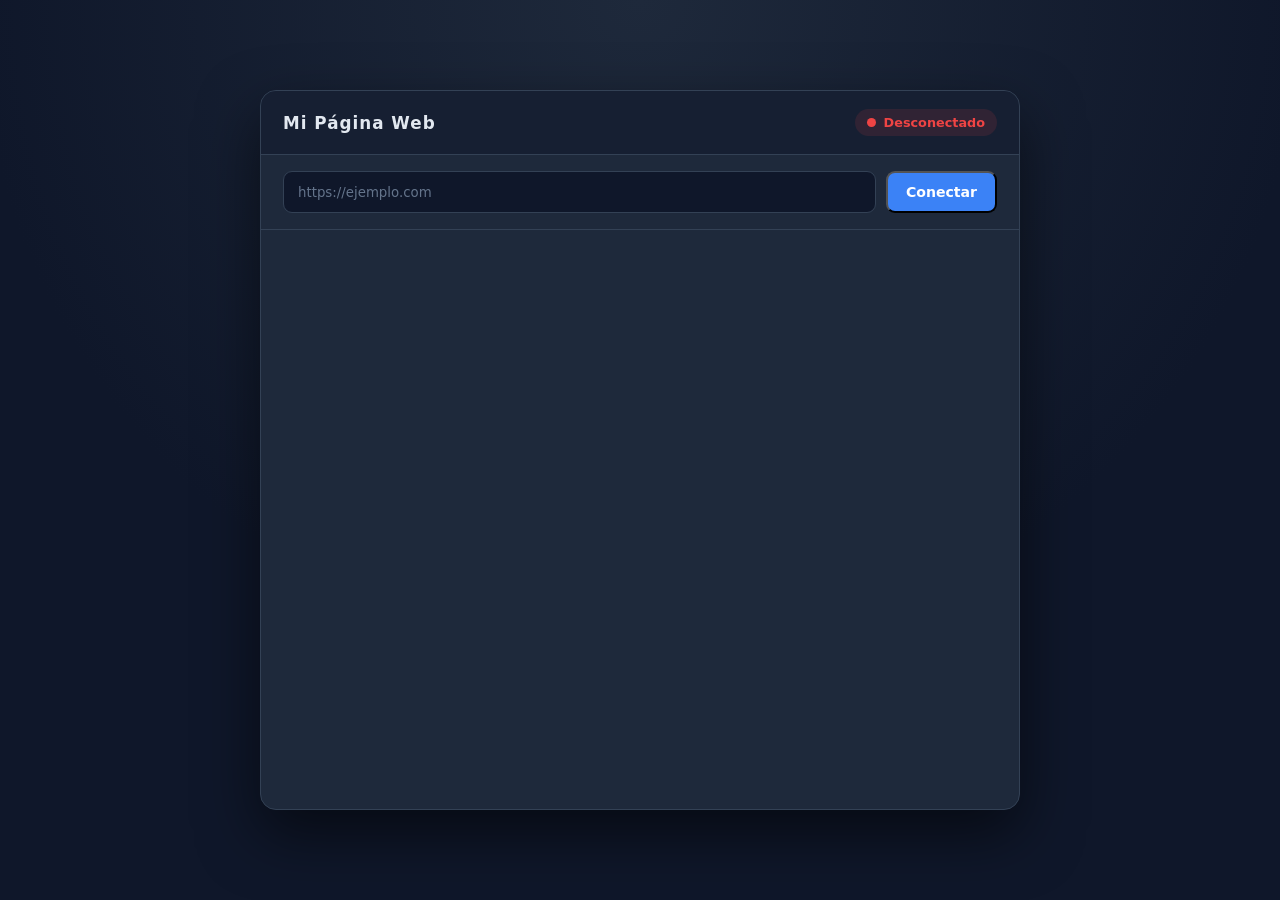
<file: index.html>
<!DOCTYPE html>
<html lang="es">
<head>
    <meta charset="UTF-8">
    <meta name="viewport" content="width=device-width, initial-scale=1.0">
    <title>Mi Página Web</title>
    <link rel="stylesheet" href="styles.css">
</head>
<body>
    <div class="app">
        <header>
            <h1>Mi Página Web</h1>
            <div class="estado desconectado" id="estado">
                <span class="punto"></span>
                <span class="estado-texto">Desconectado</span>
            </div>
        </header>
        <div class="controles">
            <input type="url" id="url" placeholder="https://ejemplo.com"
                   autocomplete="off" spellcheck="false">
            <button type="button" id="accion">Conectar</button>
        </div>
    </div>
</body>
</html>
</file>
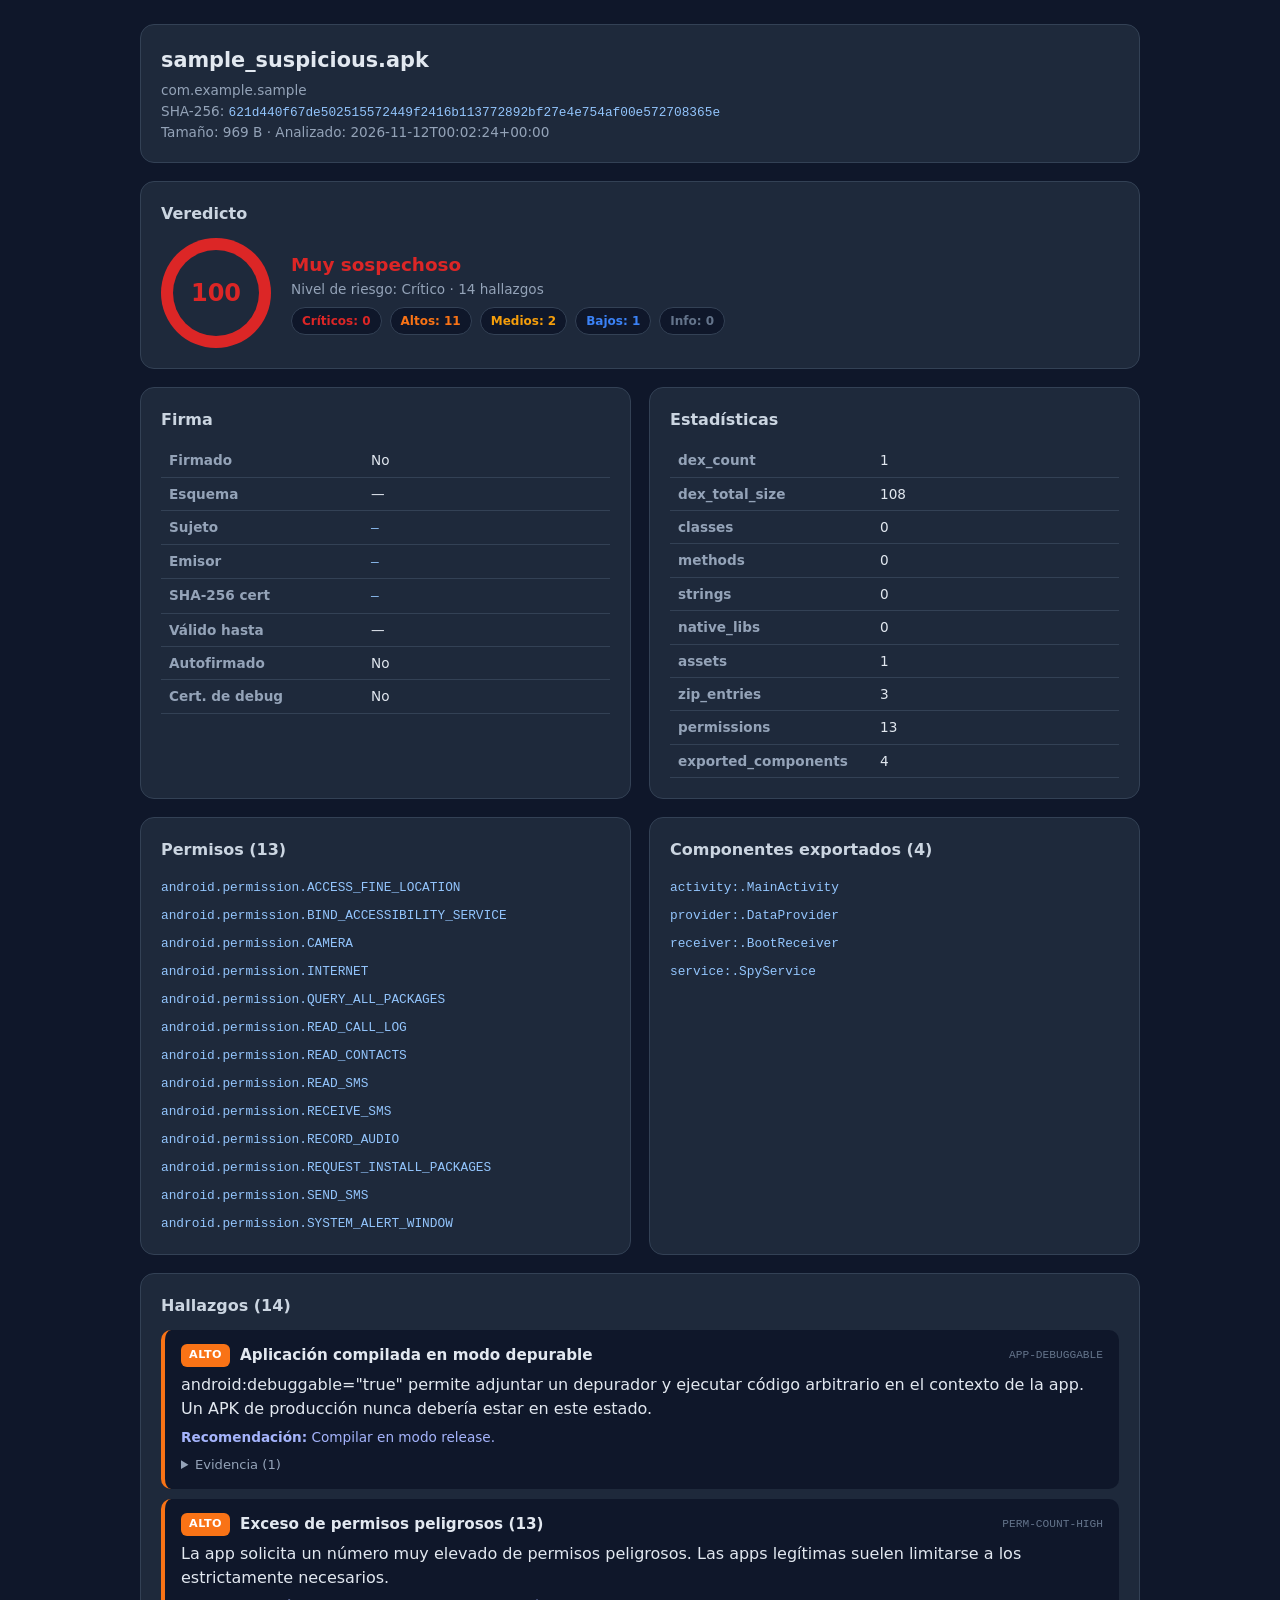
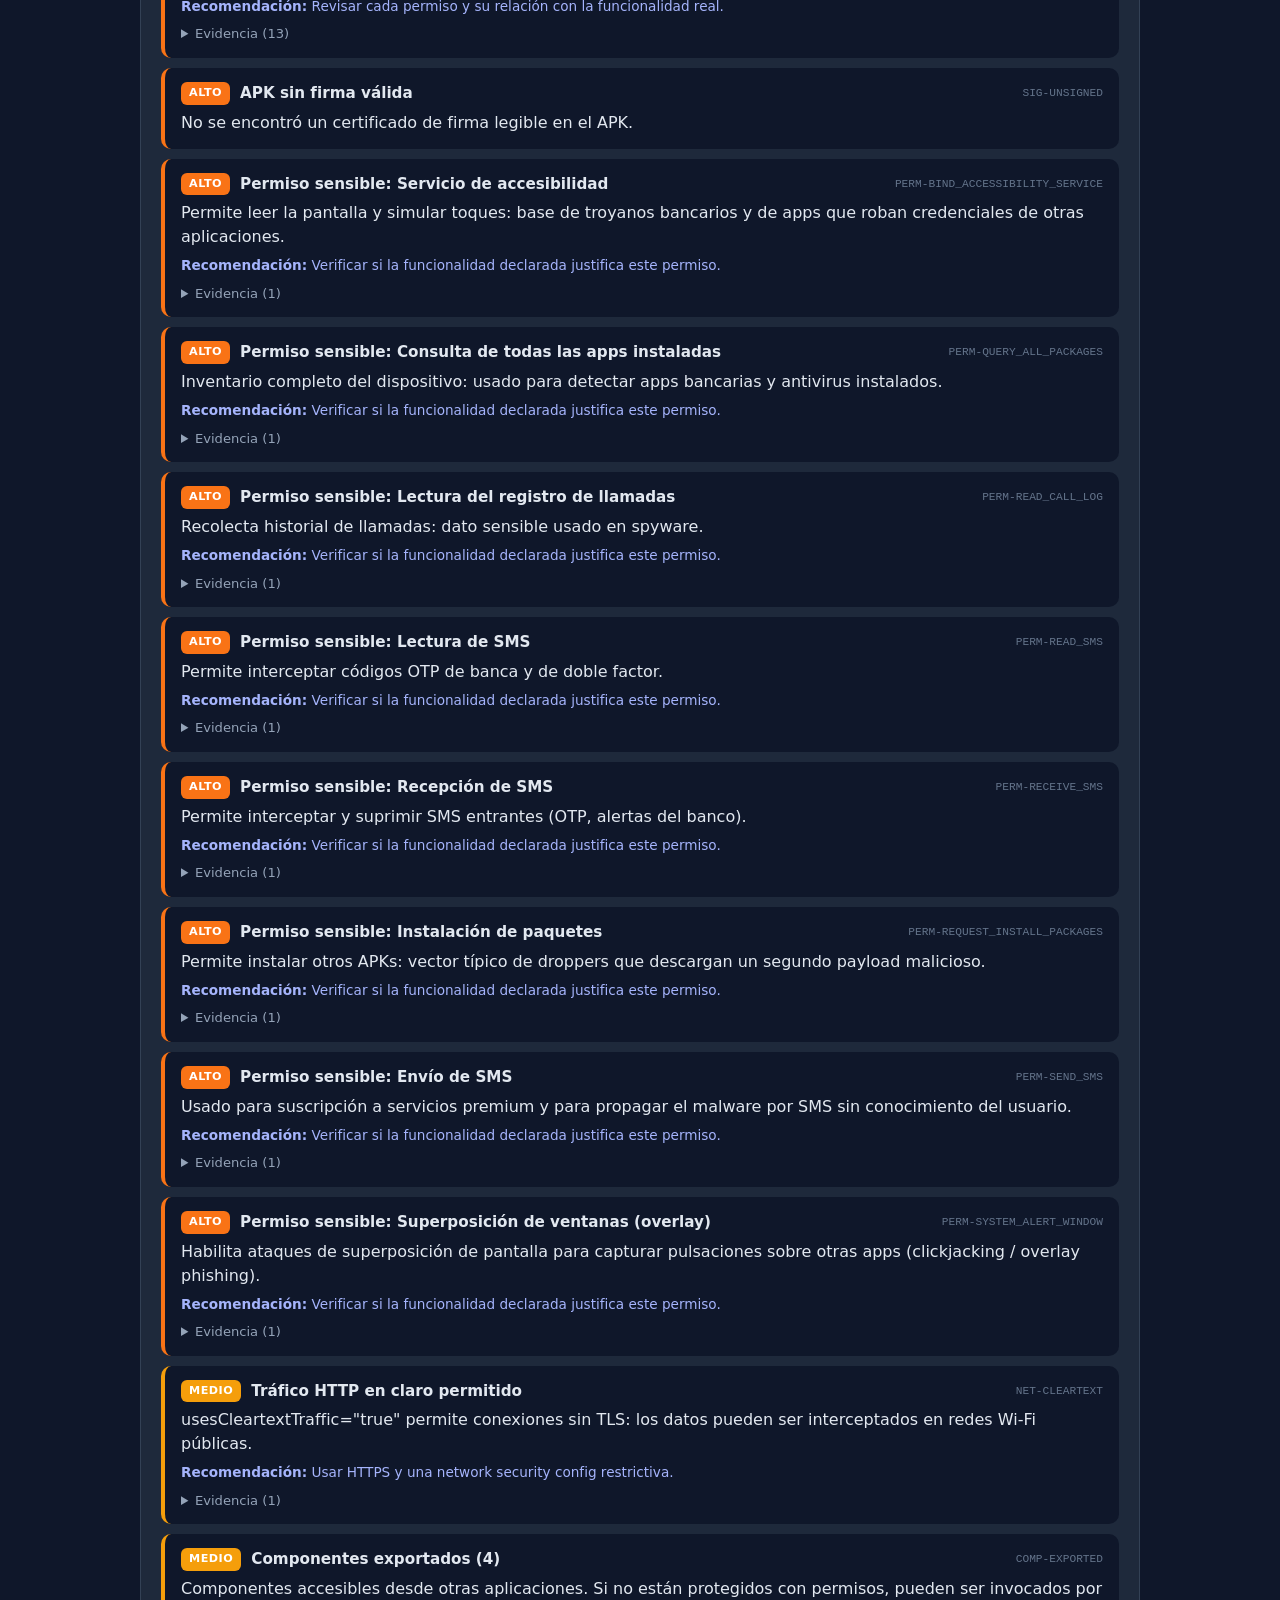
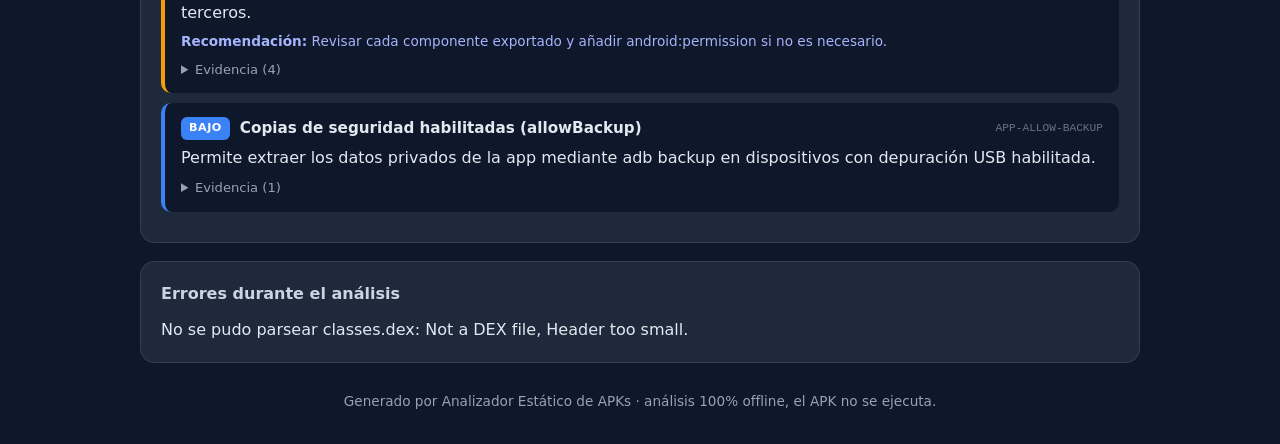
<file: out_test/sample_suspicious.html>
<!DOCTYPE html>
<html lang="es">
<head>
<meta charset="utf-8">
<meta name="viewport" content="width=device-width, initial-scale=1">
<title>Análisis estático — sample_suspicious.apk</title>
<style>
  *{box-sizing:border-box;margin:0;padding:0}
  body{font-family:system-ui,-apple-system,"Segoe UI",Roboto,sans-serif;background:#0f172a;color:#e2e8f0;padding:24px;line-height:1.5}
  .wrap{max-width:1000px;margin:0 auto;display:flex;flex-direction:column;gap:18px}
  .card{background:#1e293b;border:1px solid #334155;border-radius:14px;padding:20px}
  h1{font-size:1.3rem;margin-bottom:4px}
  h2{font-size:1rem;margin-bottom:12px;color:#cbd5e1}
  .muted{color:#94a3b8;font-size:.85rem}
  .score{display:flex;align-items:center;gap:20px;flex-wrap:wrap}
  .ring{width:110px;height:110px;border-radius:50%;display:grid;place-items:center;
        background:conic-gradient(#dc2626 100%, #334155 0);flex:0 0 auto}
  .ring span{width:86px;height:86px;border-radius:50%;background:#1e293b;display:grid;place-items:center;
        font-size:1.5rem;font-weight:700;color:#dc2626}
  .verdict{font-size:1.15rem;font-weight:700;color:#dc2626}
  .chips{display:flex;gap:8px;flex-wrap:wrap;margin-top:8px}
  .chip{font-size:.75rem;font-weight:600;padding:4px 10px;border-radius:999px;background:#0f172a;border:1px solid #334155}
  table{width:100%;border-collapse:collapse;font-size:.85rem}
  th,td{text-align:left;padding:6px 8px;border-bottom:1px solid #334155;vertical-align:top}
  th{color:#94a3b8;font-weight:600;width:45%}
  code{font-family:ui-monospace,Consolas,monospace;font-size:.8rem;word-break:break-all;color:#93c5fd}
  ul{list-style:none;display:flex;flex-direction:column;gap:4px}
  .finding{background:#0f172a;border-left:4px solid var(--c);border-radius:10px;padding:14px 16px;margin-bottom:10px}
  .finding header{display:flex;align-items:center;gap:10px;flex-wrap:wrap;margin-bottom:6px}
  .finding h3{font-size:.95rem}
  .badge{font-size:.7rem;font-weight:700;text-transform:uppercase;letter-spacing:.5px;
         padding:3px 8px;border-radius:6px;background:var(--c);color:#fff}
  .rid{margin-left:auto;font-size:.7rem;color:#64748b;font-family:ui-monospace,monospace}
  .rec{margin-top:6px;font-size:.85rem;color:#a5b4fc}
  details{margin-top:8px;font-size:.82rem}
  summary{cursor:pointer;color:#94a3b8}
  .ev{margin-top:6px;max-height:220px;overflow:auto;background:#111c33;padding:8px;border-radius:8px}
  .grid{display:grid;grid-template-columns:1fr 1fr;gap:18px}
  @media(max-width:760px){.grid{grid-template-columns:1fr}}
</style>
</head>
<body>
<div class="wrap">

  <section class="card">
    <h1>sample_suspicious.apk</h1>
    <p class="muted">com.example.sample</p>
    <p class="muted">SHA-256: <code>621d440f67de502515572449f2416b113772892bf27e4e754af00e572708365e</code></p>
    <p class="muted">Tamaño: 969 B · Analizado: 2026-11-12T00:02:24+00:00</p>
  </section>

  <section class="card">
    <h2>Veredicto</h2>
    <div class="score">
      <div class="ring"><span>100</span></div>
      <div>
        <div class="verdict">Muy sospechoso</div>
        <div class="muted">Nivel de riesgo: Crítico · 14 hallazgos</div>
        <div class="chips">
          <span class="chip" style="color:#dc2626">Críticos: 0</span>
          <span class="chip" style="color:#f97316">Altos: 11</span>
          <span class="chip" style="color:#f59e0b">Medios: 2</span>
          <span class="chip" style="color:#3b82f6">Bajos: 1</span>
          <span class="chip" style="color:#64748b">Info: 0</span>
        </div>
      </div>
    </div>
  </section>

  <div class="grid">
    <section class="card">
      <h2>Firma</h2>
      <table>
        <tr><th>Firmado</th><td>No</td></tr>
        <tr><th>Esquema</th><td>—</td></tr>
        <tr><th>Sujeto</th><td><code>—</code></td></tr>
        <tr><th>Emisor</th><td><code>—</code></td></tr>
        <tr><th>SHA-256 cert</th><td><code>—</code></td></tr>
        <tr><th>Válido hasta</th><td>—</td></tr>
        <tr><th>Autofirmado</th><td>No</td></tr>
        <tr><th>Cert. de debug</th><td>No</td></tr>
      </table>
    </section>

    <section class="card">
      <h2>Estadísticas</h2>
      <table><tr><th>dex_count</th><td>1</td></tr><tr><th>dex_total_size</th><td>108</td></tr><tr><th>classes</th><td>0</td></tr><tr><th>methods</th><td>0</td></tr><tr><th>strings</th><td>0</td></tr><tr><th>native_libs</th><td>0</td></tr><tr><th>assets</th><td>1</td></tr><tr><th>zip_entries</th><td>3</td></tr><tr><th>permissions</th><td>13</td></tr><tr><th>exported_components</th><td>4</td></tr></table>
    </section>
  </div>

  

  <div class="grid">
    <section class="card">
      <h2>Permisos (13)</h2>
      <ul><li><code>android.permission.ACCESS_FINE_LOCATION</code></li><li><code>android.permission.BIND_ACCESSIBILITY_SERVICE</code></li><li><code>android.permission.CAMERA</code></li><li><code>android.permission.INTERNET</code></li><li><code>android.permission.QUERY_ALL_PACKAGES</code></li><li><code>android.permission.READ_CALL_LOG</code></li><li><code>android.permission.READ_CONTACTS</code></li><li><code>android.permission.READ_SMS</code></li><li><code>android.permission.RECEIVE_SMS</code></li><li><code>android.permission.RECORD_AUDIO</code></li><li><code>android.permission.REQUEST_INSTALL_PACKAGES</code></li><li><code>android.permission.SEND_SMS</code></li><li><code>android.permission.SYSTEM_ALERT_WINDOW</code></li></ul>
    </section>
    <section class="card">
      <h2>Componentes exportados (4)</h2>
      <ul><li><code>activity:.MainActivity</code></li><li><code>provider:.DataProvider</code></li><li><code>receiver:.BootReceiver</code></li><li><code>service:.SpyService</code></li></ul>
    </section>
  </div>

  <section class="card">
    <h2>Hallazgos (14)</h2>
    
            <article class="finding" style="--c:#f97316">
              <header>
                <span class="badge">Alto</span>
                <h3>Aplicación compilada en modo depurable</h3>
                <span class="rid">APP-DEBUGGABLE</span>
              </header>
              <p>android:debuggable=&quot;true&quot; permite adjuntar un depurador y ejecutar código arbitrario en el contexto de la app. Un APK de producción nunca debería estar en este estado.</p>
              <p class="rec"><strong>Recomendación:</strong> Compilar en modo release.</p>
              <details><summary>Evidencia (1)</summary><ul class="ev"><li><code>android:debuggable=true</code></li></ul></details>
            </article>
            <article class="finding" style="--c:#f97316">
              <header>
                <span class="badge">Alto</span>
                <h3>Exceso de permisos peligrosos (13)</h3>
                <span class="rid">PERM-COUNT-HIGH</span>
              </header>
              <p>La app solicita un número muy elevado de permisos peligrosos. Las apps legítimas suelen limitarse a los estrictamente necesarios.</p>
              <p class="rec"><strong>Recomendación:</strong> Revisar cada permiso y su relación con la funcionalidad real.</p>
              <details><summary>Evidencia (13)</summary><ul class="ev"><li><code>android.permission.ACCESS_FINE_LOCATION</code></li><li><code>android.permission.BIND_ACCESSIBILITY_SERVICE</code></li><li><code>android.permission.CAMERA</code></li><li><code>android.permission.INTERNET</code></li><li><code>android.permission.QUERY_ALL_PACKAGES</code></li><li><code>android.permission.READ_CALL_LOG</code></li><li><code>android.permission.READ_CONTACTS</code></li><li><code>android.permission.READ_SMS</code></li><li><code>android.permission.RECEIVE_SMS</code></li><li><code>android.permission.RECORD_AUDIO</code></li><li><code>android.permission.REQUEST_INSTALL_PACKAGES</code></li><li><code>android.permission.SEND_SMS</code></li><li><code>android.permission.SYSTEM_ALERT_WINDOW</code></li></ul></details>
            </article>
            <article class="finding" style="--c:#f97316">
              <header>
                <span class="badge">Alto</span>
                <h3>APK sin firma válida</h3>
                <span class="rid">SIG-UNSIGNED</span>
              </header>
              <p>No se encontró un certificado de firma legible en el APK.</p>
              
              
            </article>
            <article class="finding" style="--c:#f97316">
              <header>
                <span class="badge">Alto</span>
                <h3>Permiso sensible: Servicio de accesibilidad</h3>
                <span class="rid">PERM-BIND_ACCESSIBILITY_SERVICE</span>
              </header>
              <p>Permite leer la pantalla y simular toques: base de troyanos bancarios y de apps que roban credenciales de otras aplicaciones.</p>
              <p class="rec"><strong>Recomendación:</strong> Verificar si la funcionalidad declarada justifica este permiso.</p>
              <details><summary>Evidencia (1)</summary><ul class="ev"><li><code>android.permission.BIND_ACCESSIBILITY_SERVICE</code></li></ul></details>
            </article>
            <article class="finding" style="--c:#f97316">
              <header>
                <span class="badge">Alto</span>
                <h3>Permiso sensible: Consulta de todas las apps instaladas</h3>
                <span class="rid">PERM-QUERY_ALL_PACKAGES</span>
              </header>
              <p>Inventario completo del dispositivo: usado para detectar apps bancarias y antivirus instalados.</p>
              <p class="rec"><strong>Recomendación:</strong> Verificar si la funcionalidad declarada justifica este permiso.</p>
              <details><summary>Evidencia (1)</summary><ul class="ev"><li><code>android.permission.QUERY_ALL_PACKAGES</code></li></ul></details>
            </article>
            <article class="finding" style="--c:#f97316">
              <header>
                <span class="badge">Alto</span>
                <h3>Permiso sensible: Lectura del registro de llamadas</h3>
                <span class="rid">PERM-READ_CALL_LOG</span>
              </header>
              <p>Recolecta historial de llamadas: dato sensible usado en spyware.</p>
              <p class="rec"><strong>Recomendación:</strong> Verificar si la funcionalidad declarada justifica este permiso.</p>
              <details><summary>Evidencia (1)</summary><ul class="ev"><li><code>android.permission.READ_CALL_LOG</code></li></ul></details>
            </article>
            <article class="finding" style="--c:#f97316">
              <header>
                <span class="badge">Alto</span>
                <h3>Permiso sensible: Lectura de SMS</h3>
                <span class="rid">PERM-READ_SMS</span>
              </header>
              <p>Permite interceptar códigos OTP de banca y de doble factor.</p>
              <p class="rec"><strong>Recomendación:</strong> Verificar si la funcionalidad declarada justifica este permiso.</p>
              <details><summary>Evidencia (1)</summary><ul class="ev"><li><code>android.permission.READ_SMS</code></li></ul></details>
            </article>
            <article class="finding" style="--c:#f97316">
              <header>
                <span class="badge">Alto</span>
                <h3>Permiso sensible: Recepción de SMS</h3>
                <span class="rid">PERM-RECEIVE_SMS</span>
              </header>
              <p>Permite interceptar y suprimir SMS entrantes (OTP, alertas del banco).</p>
              <p class="rec"><strong>Recomendación:</strong> Verificar si la funcionalidad declarada justifica este permiso.</p>
              <details><summary>Evidencia (1)</summary><ul class="ev"><li><code>android.permission.RECEIVE_SMS</code></li></ul></details>
            </article>
            <article class="finding" style="--c:#f97316">
              <header>
                <span class="badge">Alto</span>
                <h3>Permiso sensible: Instalación de paquetes</h3>
                <span class="rid">PERM-REQUEST_INSTALL_PACKAGES</span>
              </header>
              <p>Permite instalar otros APKs: vector típico de droppers que descargan un segundo payload malicioso.</p>
              <p class="rec"><strong>Recomendación:</strong> Verificar si la funcionalidad declarada justifica este permiso.</p>
              <details><summary>Evidencia (1)</summary><ul class="ev"><li><code>android.permission.REQUEST_INSTALL_PACKAGES</code></li></ul></details>
            </article>
            <article class="finding" style="--c:#f97316">
              <header>
                <span class="badge">Alto</span>
                <h3>Permiso sensible: Envío de SMS</h3>
                <span class="rid">PERM-SEND_SMS</span>
              </header>
              <p>Usado para suscripción a servicios premium y para propagar el malware por SMS sin conocimiento del usuario.</p>
              <p class="rec"><strong>Recomendación:</strong> Verificar si la funcionalidad declarada justifica este permiso.</p>
              <details><summary>Evidencia (1)</summary><ul class="ev"><li><code>android.permission.SEND_SMS</code></li></ul></details>
            </article>
            <article class="finding" style="--c:#f97316">
              <header>
                <span class="badge">Alto</span>
                <h3>Permiso sensible: Superposición de ventanas (overlay)</h3>
                <span class="rid">PERM-SYSTEM_ALERT_WINDOW</span>
              </header>
              <p>Habilita ataques de superposición de pantalla para capturar pulsaciones sobre otras apps (clickjacking / overlay phishing).</p>
              <p class="rec"><strong>Recomendación:</strong> Verificar si la funcionalidad declarada justifica este permiso.</p>
              <details><summary>Evidencia (1)</summary><ul class="ev"><li><code>android.permission.SYSTEM_ALERT_WINDOW</code></li></ul></details>
            </article>
            <article class="finding" style="--c:#f59e0b">
              <header>
                <span class="badge">Medio</span>
                <h3>Tráfico HTTP en claro permitido</h3>
                <span class="rid">NET-CLEARTEXT</span>
              </header>
              <p>usesCleartextTraffic=&quot;true&quot; permite conexiones sin TLS: los datos pueden ser interceptados en redes Wi-Fi públicas.</p>
              <p class="rec"><strong>Recomendación:</strong> Usar HTTPS y una network security config restrictiva.</p>
              <details><summary>Evidencia (1)</summary><ul class="ev"><li><code>android:usesCleartextTraffic=true</code></li></ul></details>
            </article>
            <article class="finding" style="--c:#f59e0b">
              <header>
                <span class="badge">Medio</span>
                <h3>Componentes exportados (4)</h3>
                <span class="rid">COMP-EXPORTED</span>
              </header>
              <p>Componentes accesibles desde otras aplicaciones. Si no están protegidos con permisos, pueden ser invocados por terceros.</p>
              <p class="rec"><strong>Recomendación:</strong> Revisar cada componente exportado y añadir android:permission si no es necesario.</p>
              <details><summary>Evidencia (4)</summary><ul class="ev"><li><code>activity:.MainActivity</code></li><li><code>provider:.DataProvider</code></li><li><code>receiver:.BootReceiver</code></li><li><code>service:.SpyService</code></li></ul></details>
            </article>
            <article class="finding" style="--c:#3b82f6">
              <header>
                <span class="badge">Bajo</span>
                <h3>Copias de seguridad habilitadas (allowBackup)</h3>
                <span class="rid">APP-ALLOW-BACKUP</span>
              </header>
              <p>Permite extraer los datos privados de la app mediante adb backup en dispositivos con depuración USB habilitada.</p>
              
              <details><summary>Evidencia (1)</summary><ul class="ev"><li><code>android:allowBackup=true</code></li></ul></details>
            </article>
  </section>

  <section class="card"><h2>Errores durante el análisis</h2><ul><li>No se pudo parsear classes.dex: Not a DEX file, Header too small.</li></ul></section>

  <p class="muted" style="text-align:center;padding:10px">
    Generado por Analizador Estático de APKs · análisis 100% offline, el APK no se ejecuta.
  </p>
</div>
</body>
</html>
</file>
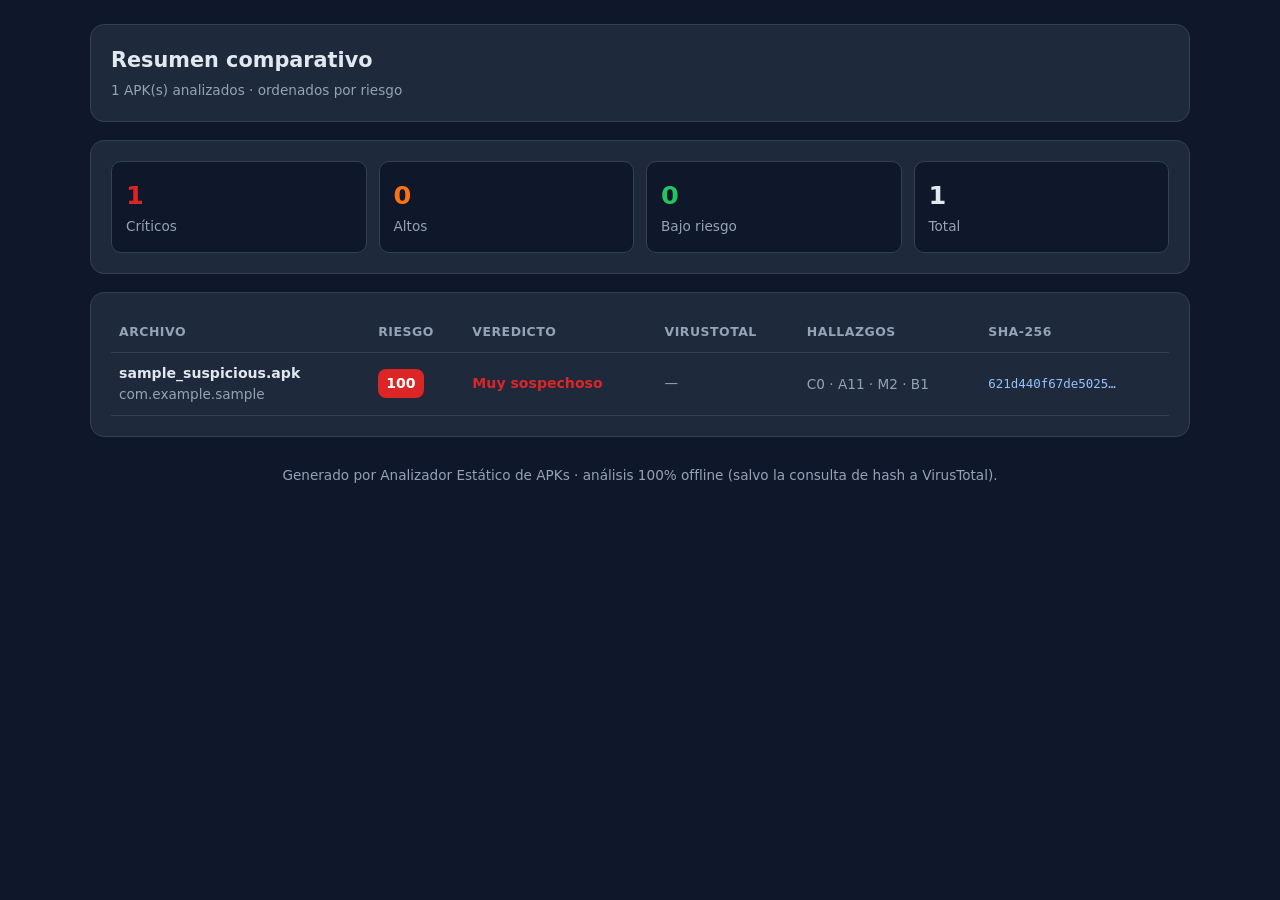
<file: out_test/summary.html>
<!DOCTYPE html>
<html lang="es">
<head>
<meta charset="utf-8">
<meta name="viewport" content="width=device-width, initial-scale=1">
<title>Resumen comparativo — 1 APKs</title>
<style>
  *{box-sizing:border-box;margin:0;padding:0}
  body{font-family:system-ui,-apple-system,"Segoe UI",Roboto,sans-serif;background:#0f172a;color:#e2e8f0;padding:24px;line-height:1.5}
  .wrap{max-width:1100px;margin:0 auto;display:flex;flex-direction:column;gap:18px}
  .card{background:#1e293b;border:1px solid #334155;border-radius:14px;padding:20px}
  h1{font-size:1.3rem;margin-bottom:4px}
  .muted{color:#94a3b8;font-size:.85rem}
  .kpis{display:flex;gap:12px;flex-wrap:wrap}
  .kpi{flex:1 1 150px;background:#0f172a;border:1px solid #334155;border-radius:10px;padding:14px}
  .kpi b{display:block;font-size:1.6rem}
  table{width:100%;border-collapse:collapse;font-size:.88rem}
  th,td{text-align:left;padding:10px 8px;border-bottom:1px solid #334155;vertical-align:middle}
  th{color:#94a3b8;font-weight:600;font-size:.78rem;text-transform:uppercase;letter-spacing:.5px}
  code{font-family:ui-monospace,Consolas,monospace;font-size:.78rem;color:#93c5fd}
  .score-pill{display:inline-block;min-width:44px;text-align:center;font-weight:700;padding:4px 8px;
              border-radius:8px;background:var(--c);color:#fff}
</style>
</head>
<body>
<div class="wrap">
  <section class="card">
    <h1>Resumen comparativo</h1>
    <p class="muted">1 APK(s) analizados · ordenados por riesgo</p>
  </section>

  <section class="card">
    <div class="kpis">
      <div class="kpi"><b style="color:#dc2626">1</b><span class="muted">Críticos</span></div>
      <div class="kpi"><b style="color:#f97316">0</b><span class="muted">Altos</span></div>
      <div class="kpi"><b style="color:#22c55e">0</b><span class="muted">Bajo riesgo</span></div>
      <div class="kpi"><b>1</b><span class="muted">Total</span></div>
    </div>
  </section>

  <section class="card">
    <table>
      <thead>
        <tr><th>Archivo</th><th>Riesgo</th><th>Veredicto</th><th>VirusTotal</th><th>Hallazgos</th><th>SHA-256</th></tr>
      </thead>
      <tbody>
        
      <tr>
        <td><strong>sample_suspicious.apk</strong><br><span class="muted">com.example.sample</span></td>
        <td><span class="score-pill" style="--c:#dc2626">100</span></td>
        <td style="color:#dc2626;font-weight:600">Muy sospechoso</td>
        <td><span class="muted">—</span></td>
        <td class="muted">C0 · A11 · M2 · B1</td>
        <td><code>621d440f67de5025…</code></td>
      </tr>
      </tbody>
    </table>
  </section>

  <p class="muted" style="text-align:center;padding:10px">
    Generado por Analizador Estático de APKs · análisis 100% offline (salvo la consulta de hash a VirusTotal).
  </p>
</div>
</body>
</html>
</file>
<file: styles.css>
* { box-sizing: border-box; margin: 0; padding: 0; }

:root {
--bg: #0f172a;
--panel:#1e293b;
--borde:#334155;
--texto:#e2e8f0;
--suave:#94a3b8;
--acento:#3b82f6;
--ok:#22c55e;
--error:#ef4444;
--aviso:#f59e0b;
--acento-rgb: 59 130 246;
--ok-rgb: 34 197 94;
--error-rgb: 239 68 68;
--aviso-rgb: 245 158 11;
--suave-rgb: 148 163 184;
}

body {
    font-family: system-ui, -apple-system, "Segoe UI", Roboto, sans-serif;
    background: radial-gradient(circle at top,#1e293b,var(--bg)60%);
    color: var(--texto);
    min-height: 100vh;
    display: flex;
    align-items: center;
    justify-content: center;
    padding:20px;

}
.app {
    width: 100%;
    max-width: 760px;
    background: var(--panel);
    border: 1px solid var(--borde);
    border-radius: 16px;
    overflow-y: auto;
    box-shadow: 0 24px 60px rgba(0,0,0,.55);
    display: flex;
    flex-direction: column;
    height: min(90vh, 720px);

}
/*_________cabecera_________*/
header {
    padding: 18px 22px;
    border-bottom: 1px solid var(--borde);
    display: flex;
    align-items: center;
    justify-content: space-between;
    gap: 12px;
    background: rgba(15,23,42, .5);

}
header h1 {
    font-size: 1.05rem;
    font-weight: 600;
    letter-spacing: 1px;

}
.estado {
    display: flex;
    align-items: center;
    gap: 8px;
    font-size: .8rem;
    font-weight: 600;
    padding: 6px 12px;
    border-radius: 999px;
    background: rgb(var(--suave-rgb) / .12);
    color: var(--suave);
    transition: .25s;
}

.punto {
    width: 9px;
    height: 9px;
    border-radius: 50%;
    background: var(--estado, var(--suave));
    transition: .25s;
}

.estado.conectado {
    --estado: var(--ok);
    --estado-rgb: var(--ok-rgb);
}

.estado.advertencia {
    --estado: var(--aviso);
    --estado-rgb: var(--aviso-rgb);
}

.estado.desconectado {
    --estado: var(--error);
    --estado-rgb: var(--error-rgb);
}

.estado.conectado,
.estado.advertencia,
.estado.desconectado {
    color: var(--estado);
    background: rgb(var(--estado-rgb) / .12);
}

.estado.conectado .punto {
    box-shadow: 0 0 10px var(--estado);
}

.estado.conectado .punto,
.estado.advertencia .punto {
    animation: pulso 1.8s infinite;
}

@keyframes pulso {
    0%, 100% { opacity: 1; }
    50% { opacity: .35; }
}

/* _________controles_________ */
.controles {
    padding: 16px 22px;
    display: flex;
    flex-wrap: wrap;
    gap: 10px;
    border-bottom: 1px solid var(--borde);
}

input[type="text"], input[type="url"] {
    flex: 1 1 220px;
    padding: 11px 14px;
    border-radius: 9px;
    border: 1px solid var(--borde);
    background: var(--bg);
    color: var(--texto);
    font-family: inherit;
    outline: none;
    transition: .25s;
}

input:focus {
    border-color: var(--acento);
    box-shadow: 0 0 0 3px rgb(var(--acento-rgb) / .18);
}

input::placeholder {
    color: #64748b;
}

button {
    padding: 11px 18px;
    border-radius: 9px;
    font-size: .88rem;
    font-weight: 600;
    font-family: inherit;
    cursor: pointer;
    transition: .18s;
    background: var(--acento);
    color: #fff;
    white-space: nowrap;
}

button:hover:not(:disabled) {
    filter: brightness(1.15);
    transform: translateY(-1px);
}

button:active:not(:disabled) {
    transform: translateY(0);
}

@media (max-height: 640px) {
    body {
        align-items: flex-start;
    }

    .app {
        height: auto;
        max-height: calc(100vh - 40px);
    }
}
</file>
